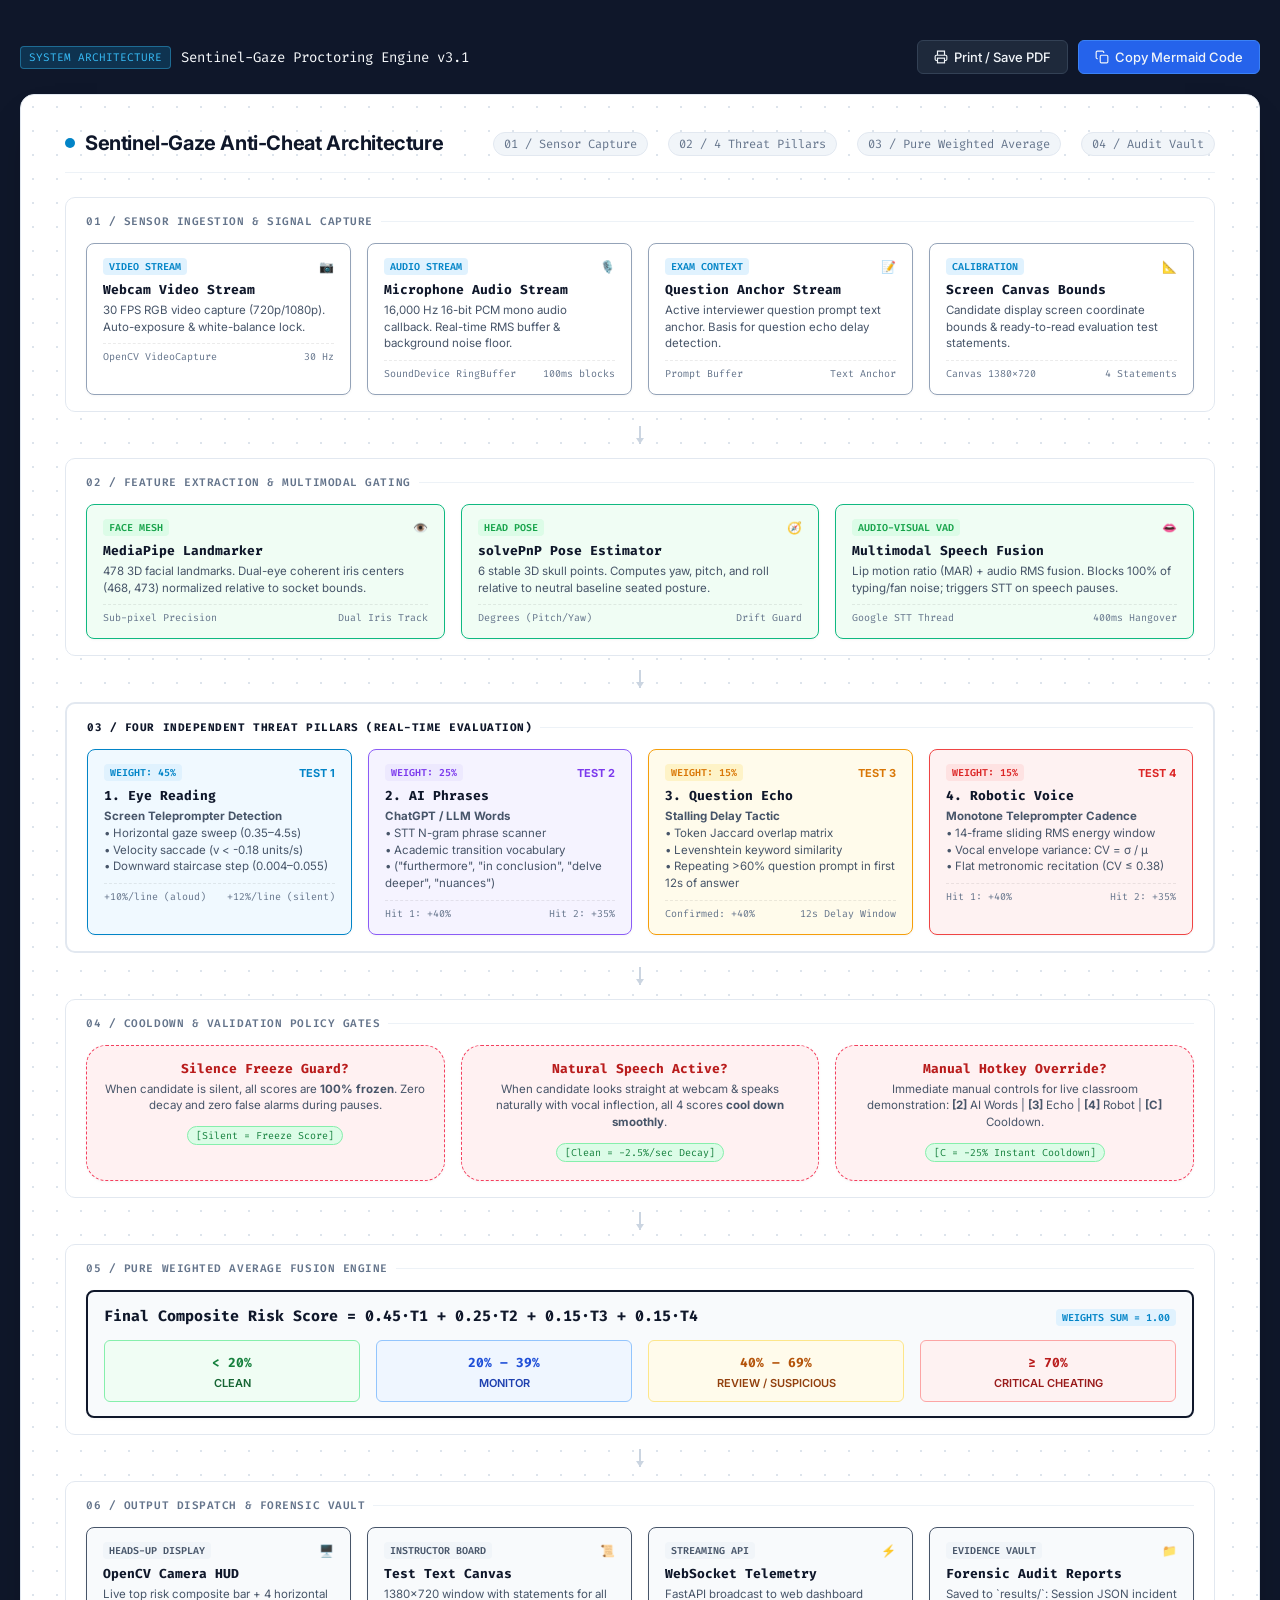
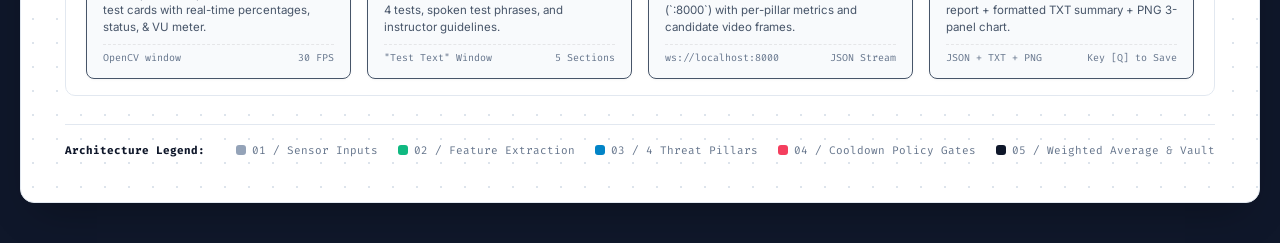
<file: architecture_diagram.html>
<!DOCTYPE html>
<html lang="en">
<head>
  <meta charset="UTF-8">
  <meta name="viewport" content="width=device-width, initial-scale=1.0">
  <title>Sentinel-Gaze Proctoring System — Master Architecture Diagram</title>
  <link rel="preconnect" href="https://fonts.googleapis.com">
  <link rel="preconnect" href="https://fonts.gstatic.com" crossorigin>
  <link href="https://fonts.googleapis.com/css2?family=Fira+Code:wght@400;500;600;700&family=Inter:wght@400;500;600;700;800&display=swap" rel="stylesheet">
  <style>
    * {
      box-sizing: border-box;
      margin: 0;
      padding: 0;
    }
    body {
      background-color: #0f172a;
      font-family: 'Inter', -apple-system, BlinkMacSystemFont, sans-serif;
      color: #1e293b;
      display: flex;
      flex-direction: column;
      align-items: center;
      padding: 40px 20px;
      min-height: 100vh;
    }

    .top-toolbar {
      width: 100%;
      max-width: 1320px;
      display: flex;
      justify-content: space-between;
      align-items: center;
      margin-bottom: 20px;
    }
    .toolbar-title {
      color: #f8fafc;
      font-size: 14px;
      font-family: 'Fira Code', monospace;
      display: flex;
      align-items: center;
      gap: 10px;
    }
    .toolbar-title .badge {
      background: rgba(14, 165, 233, 0.2);
      color: #38bdf8;
      border: 1px solid rgba(56, 189, 248, 0.4);
      padding: 3px 8px;
      border-radius: 4px;
      font-size: 11px;
    }
    .btn-group {
      display: flex;
      gap: 10px;
    }
    .btn {
      background: #1e293b;
      border: 1px solid #334155;
      color: #f1f5f9;
      padding: 8px 16px;
      border-radius: 6px;
      font-size: 13px;
      font-weight: 500;
      cursor: pointer;
      display: flex;
      align-items: center;
      gap: 6px;
      transition: all 0.15s ease;
      font-family: 'Inter', sans-serif;
    }
    .btn:hover {
      background: #334155;
      border-color: #475569;
    }
    .btn-primary {
      background: #2563eb;
      border-color: #3b82f6;
    }
    .btn-primary:hover {
      background: #1d4ed8;
    }

    /* Diagram Canvas Container (resembling Eraser.io canvas) */
    .canvas-container {
      width: 100%;
      max-width: 1320px;
      background-color: #ffffff;
      border-radius: 14px;
      border: 1px solid #e2e8f0;
      box-shadow: 0 20px 40px -15px rgba(0,0,0,0.3);
      position: relative;
      overflow: hidden;
      padding: 36px 44px 44px 44px;
    }

    /* Dot grid background pattern */
    .canvas-container::before {
      content: "";
      position: absolute;
      top: 0; left: 0; right: 0; bottom: 0;
      background-image: radial-gradient(#cbd5e1 1.2px, transparent 1.2px);
      background-size: 24px 24px;
      opacity: 0.65;
      pointer-events: none;
      z-index: 0;
    }

    .diagram-content {
      position: relative;
      z-index: 1;
    }

    /* Header in diagram */
    .diagram-header {
      display: flex;
      align-items: baseline;
      gap: 12px;
      margin-bottom: 24px;
      border-bottom: 1px solid #edf2f7;
      padding-bottom: 16px;
    }
    .diagram-title {
      font-size: 20px;
      font-weight: 700;
      color: #0f172a;
      display: flex;
      align-items: center;
      gap: 10px;
      font-family: 'Inter', sans-serif;
      letter-spacing: -0.02em;
    }
    .diagram-title .bullet {
      width: 10px;
      height: 10px;
      background: #0284c7;
      border-radius: 50%;
      display: inline-block;
    }
    .diagram-subtitle-track {
      font-family: 'Fira Code', monospace;
      font-size: 12px;
      color: #64748b;
      margin-left: auto;
      display: flex;
      gap: 20px;
    }
    .diagram-subtitle-track span {
      background: #f1f5f9;
      padding: 3px 10px;
      border-radius: 20px;
      border: 1px solid #e2e8f0;
    }

    /* Section / Swimlane container */
    .swimlane {
      border: 1px solid #e2e8f0;
      background: rgba(255, 255, 255, 0.85);
      backdrop-filter: blur(4px);
      border-radius: 10px;
      padding: 16px 20px;
      margin-bottom: 24px;
      position: relative;
    }
    .swimlane-label {
      font-family: 'Fira Code', monospace;
      font-size: 11px;
      font-weight: 600;
      color: #64748b;
      text-transform: uppercase;
      letter-spacing: 0.05em;
      margin-bottom: 14px;
      display: flex;
      align-items: center;
      gap: 8px;
    }
    .swimlane-label::after {
      content: "";
      flex: 1;
      height: 1px;
      background: #edf2f7;
    }

    /* Grid Layouts */
    .grid-4 {
      display: grid;
      grid-template-columns: repeat(4, 1fr);
      gap: 16px;
    }
    .grid-3 {
      display: grid;
      grid-template-columns: repeat(3, 1fr);
      gap: 16px;
    }
    .grid-2 {
      display: grid;
      grid-template-columns: repeat(2, 1fr);
      gap: 16px;
    }

    /* Cards */
    .card {
      background: #ffffff;
      border-radius: 8px;
      padding: 14px 16px;
      box-shadow: 0 1px 3px rgba(0,0,0,0.04);
      transition: transform 0.15s ease, box-shadow 0.15s ease;
      position: relative;
    }
    .card:hover {
      transform: translateY(-2px);
      box-shadow: 0 4px 12px rgba(0,0,0,0.08);
    }

    /* Color styles for cards */
    .card-input {
      border: 1px solid #94a3b8;
    }
    .card-process {
      border: 1px solid #10b981;
      background: #f0fdf4;
    }
    .card-pillar-1 {
      border: 1.5px solid #0284c7;
      background: #f0f9ff;
    }
    .card-pillar-2 {
      border: 1.5px solid #8b5cf6;
      background: #f5f3ff;
    }
    .card-pillar-3 {
      border: 1.5px solid #f59e0b;
      background: #fffbeb;
    }
    .card-pillar-4 {
      border: 1.5px solid #ef4444;
      background: #fef2f2;
    }
    .card-gate {
      border: 1.5px dashed #f43f5e;
      background: #fff1f2;
      border-radius: 20px;
      text-align: center;
    }
    .card-fusion {
      border: 2px solid #0f172a;
      background: #f8fafc;
    }
    .card-output {
      border: 1px solid #475569;
      background: #f8fafc;
    }

    .card-header {
      display: flex;
      align-items: center;
      justify-content: space-between;
      margin-bottom: 6px;
    }
    .card-tag {
      font-family: 'Fira Code', monospace;
      font-size: 10px;
      font-weight: 600;
      padding: 2px 6px;
      border-radius: 4px;
      text-transform: uppercase;
    }
    .tag-blue { background: #e0f2fe; color: #0284c7; }
    .tag-purple { background: #ede9fe; color: #7c3aed; }
    .tag-amber { background: #fef3c7; color: #d97706; }
    .tag-red { background: #fee2e2; color: #dc2626; }
    .tag-green { background: #dcfce7; color: #16a34a; }
    .tag-gray { background: #f1f5f9; color: #475569; }

    .card-title {
      font-size: 13px;
      font-weight: 700;
      color: #0f172a;
      margin-bottom: 4px;
      font-family: 'Fira Code', monospace;
    }
    .card-body {
      font-size: 11.5px;
      color: #475569;
      line-height: 1.45;
    }
    .card-meta {
      margin-top: 8px;
      padding-top: 6px;
      border-top: 1px dashed rgba(0,0,0,0.08);
      font-family: 'Fira Code', monospace;
      font-size: 10px;
      color: #64748b;
      display: flex;
      justify-content: space-between;
    }

    /* Connectors & routing indicators */
    .connector-row {
      display: flex;
      justify-content: center;
      align-items: center;
      margin: -10px 0 14px 0;
      gap: 8px;
      color: #94a3b8;
      font-family: 'Fira Code', monospace;
      font-size: 11px;
    }
    .arrow-down {
      width: 2px;
      height: 18px;
      background: #cbd5e1;
      position: relative;
    }
    .arrow-down::after {
      content: "";
      position: absolute;
      bottom: 0;
      left: -3px;
      width: 0;
      height: 0;
      border-left: 4px solid transparent;
      border-right: 4px solid transparent;
      border-top: 6px solid #cbd5e1;
    }

    /* Decision gate badges */
    .gate-badge {
      display: inline-block;
      font-family: 'Fira Code', monospace;
      font-size: 10px;
      padding: 2px 8px;
      border-radius: 12px;
      margin: 4px 2px;
    }
    .gate-yes {
      background: #dcfce7;
      color: #15803d;
      border: 1px solid #86efac;
    }
    .gate-no {
      background: #fee2e2;
      color: #b91c1c;
      border: 1px solid #fca5a5;
    }

    /* Legend */
    .legend-bar {
      margin-top: 28px;
      padding-top: 18px;
      border-top: 1px solid #e2e8f0;
      display: flex;
      align-items: center;
      justify-content: space-between;
      font-family: 'Fira Code', monospace;
      font-size: 11px;
      color: #64748b;
    }
    .legend-items {
      display: flex;
      gap: 20px;
    }
    .legend-item {
      display: flex;
      align-items: center;
      gap: 6px;
    }
    .legend-dot {
      width: 10px;
      height: 10px;
      border-radius: 3px;
    }
  </style>
</head>
<body>

  <!-- Top Toolbar -->
  <div class="top-toolbar">
    <div class="toolbar-title">
      <span class="badge">SYSTEM ARCHITECTURE</span>
      <span>Sentinel-Gaze Proctoring Engine v3.1</span>
    </div>
    <div class="btn-group">
      <button class="btn" onclick="window.print()">
        <svg width="14" height="14" viewBox="0 0 24 24" fill="none" stroke="currentColor" stroke-width="2"><path d="M6 9V2h12v7M6 18H4a2 2 0 01-2-2v-5a2 2 0 012-2h16a2 2 0 012 2v5a2 2 0 01-2 2h-2"/><rect x="6" y="14" width="12" height="8"/></svg>
        Print / Save PDF
      </button>
      <button class="btn btn-primary" onclick="copyMermaidCode()">
        <svg width="14" height="14" viewBox="0 0 24 24" fill="none" stroke="currentColor" stroke-width="2"><rect x="9" y="9" width="13" height="13" rx="2" ry="2"/><path d="M5 15H4a2 2 0 01-2-2V4a2 2 0 012-2h9a2 2 0 012 2v1"/></svg>
        Copy Mermaid Code
      </button>
    </div>
  </div>

  <!-- Main Canvas Diagram Container -->
  <div class="canvas-container" id="diagram-canvas">
    <div class="diagram-content">
      
      <!-- Header -->
      <div class="diagram-header">
        <h1 class="diagram-title">
          <span class="bullet"></span>
          Sentinel-Gaze Anti-Cheat Architecture
        </h1>
        <div class="diagram-subtitle-track">
          <span>01 / Sensor Capture</span>
          <span>02 / 4 Threat Pillars</span>
          <span>03 / Pure Weighted Average</span>
          <span>04 / Audit Vault</span>
        </div>
      </div>

      <!-- 01 / Sensor Ingestion & Raw Capture -->
      <div class="swimlane">
        <div class="swimlane-label">01 / Sensor Ingestion & Signal Capture</div>
        <div class="grid-4">
          
          <div class="card card-input">
            <div class="card-header">
              <span class="card-tag tag-blue">VIDEO STREAM</span>
              <span style="font-size:12px;">📷</span>
            </div>
            <div class="card-title">Webcam Video Stream</div>
            <div class="card-body">30 FPS RGB video capture (720p/1080p). Auto-exposure & white-balance lock.</div>
            <div class="card-meta">
              <span>OpenCV VideoCapture</span>
              <span>30 Hz</span>
            </div>
          </div>

          <div class="card card-input">
            <div class="card-header">
              <span class="card-tag tag-blue">AUDIO STREAM</span>
              <span style="font-size:12px;">🎙️</span>
            </div>
            <div class="card-title">Microphone Audio Stream</div>
            <div class="card-body">16,000 Hz 16-bit PCM mono audio callback. Real-time RMS buffer & background noise floor.</div>
            <div class="card-meta">
              <span>SoundDevice RingBuffer</span>
              <span>100ms blocks</span>
            </div>
          </div>

          <div class="card card-input">
            <div class="card-header">
              <span class="card-tag tag-blue">EXAM CONTEXT</span>
              <span style="font-size:12px;">📝</span>
            </div>
            <div class="card-title">Question Anchor Stream</div>
            <div class="card-body">Active interviewer question prompt text anchor. Basis for question echo delay detection.</div>
            <div class="card-meta">
              <span>Prompt Buffer</span>
              <span>Text Anchor</span>
            </div>
          </div>

          <div class="card card-input">
            <div class="card-header">
              <span class="card-tag tag-blue">CALIBRATION</span>
              <span style="font-size:12px;">📐</span>
            </div>
            <div class="card-title">Screen Canvas Bounds</div>
            <div class="card-body">Candidate display screen coordinate bounds & ready-to-read evaluation test statements.</div>
            <div class="card-meta">
              <span>Canvas 1380x720</span>
              <span>4 Statements</span>
            </div>
          </div>

        </div>
      </div>

      <!-- Arrow -->
      <div class="connector-row"><div class="arrow-down"></div></div>

      <!-- 02 / Signal Processing & Multimodal Fusion -->
      <div class="swimlane">
        <div class="swimlane-label">02 / Feature Extraction & Multimodal Gating</div>
        <div class="grid-3">
          
          <div class="card card-process">
            <div class="card-header">
              <span class="card-tag tag-green">FACE MESH</span>
              <span style="font-size:12px;">👁️</span>
            </div>
            <div class="card-title">MediaPipe Landmarker</div>
            <div class="card-body">478 3D facial landmarks. Dual-eye coherent iris centers (468, 473) normalized relative to socket bounds.</div>
            <div class="card-meta">
              <span>Sub-pixel Precision</span>
              <span>Dual Iris Track</span>
            </div>
          </div>

          <div class="card card-process">
            <div class="card-header">
              <span class="card-tag tag-green">HEAD POSE</span>
              <span style="font-size:12px;">🧭</span>
            </div>
            <div class="card-title">solvePnP Pose Estimator</div>
            <div class="card-body">6 stable 3D skull points. Computes yaw, pitch, and roll relative to neutral baseline seated posture.</div>
            <div class="card-meta">
              <span>Degrees (Pitch/Yaw)</span>
              <span>Drift Guard</span>
            </div>
          </div>

          <div class="card card-process">
            <div class="card-header">
              <span class="card-tag tag-green">AUDIO-VISUAL VAD</span>
              <span style="font-size:12px;">👄</span>
            </div>
            <div class="card-title">Multimodal Speech Fusion</div>
            <div class="card-body">Lip motion ratio (MAR) + audio RMS fusion. Blocks 100% of typing/fan noise; triggers STT on speech pauses.</div>
            <div class="card-meta">
              <span>Google STT Thread</span>
              <span>400ms Hangover</span>
            </div>
          </div>

        </div>
      </div>

      <!-- Arrow -->
      <div class="connector-row"><div class="arrow-down"></div></div>

      <!-- 03 / Four Independent Threat Pillars -->
      <div class="swimlane" style="border-width: 2px;">
        <div class="swimlane-label" style="color: #0f172a; font-weight: 700;">03 / Four Independent Threat Pillars (Real-Time Evaluation)</div>
        <div class="grid-4">
          
          <!-- Pillar 1 -->
          <div class="card card-pillar-1">
            <div class="card-header">
              <span class="card-tag tag-blue">WEIGHT: 45%</span>
              <span style="font-size:11px; font-weight: 700; color:#0284c7;">TEST 1</span>
            </div>
            <div class="card-title">1. Eye Reading</div>
            <div class="card-body">
              <strong>Screen Teleprompter Detection</strong><br>
              • Horizontal gaze sweep (0.35–4.5s)<br>
              • Velocity saccade (v &lt; -0.18 units/s)<br>
              • Downward staircase step (0.004–0.055)
            </div>
            <div class="card-meta">
              <span>+10%/line (aloud)</span>
              <span>+12%/line (silent)</span>
            </div>
          </div>

          <!-- Pillar 2 -->
          <div class="card card-pillar-2">
            <div class="card-header">
              <span class="card-tag tag-purple">WEIGHT: 25%</span>
              <span style="font-size:11px; font-weight: 700; color:#7c3aed;">TEST 2</span>
            </div>
            <div class="card-title">2. AI Phrases</div>
            <div class="card-body">
              <strong>ChatGPT / LLM Words</strong><br>
              • STT N-gram phrase scanner<br>
              • Academic transition vocabulary<br>
              • ("furthermore", "in conclusion", "delve deeper", "nuances")
            </div>
            <div class="card-meta">
              <span>Hit 1: +40%</span>
              <span>Hit 2: +35%</span>
            </div>
          </div>

          <!-- Pillar 3 -->
          <div class="card card-pillar-3">
            <div class="card-header">
              <span class="card-tag tag-amber">WEIGHT: 15%</span>
              <span style="font-size:11px; font-weight: 700; color:#d97706;">TEST 3</span>
            </div>
            <div class="card-title">3. Question Echo</div>
            <div class="card-body">
              <strong>Stalling Delay Tactic</strong><br>
              • Token Jaccard overlap matrix<br>
              • Levenshtein keyword similarity<br>
              • Repeating &gt;60% question prompt in first 12s of answer
            </div>
            <div class="card-meta">
              <span>Confirmed: +40%</span>
              <span>12s Delay Window</span>
            </div>
          </div>

          <!-- Pillar 4 -->
          <div class="card card-pillar-4">
            <div class="card-header">
              <span class="card-tag tag-red">WEIGHT: 15%</span>
              <span style="font-size:11px; font-weight: 700; color:#dc2626;">TEST 4</span>
            </div>
            <div class="card-title">4. Robotic Voice</div>
            <div class="card-body">
              <strong>Monotone Teleprompter Cadence</strong><br>
              • 14-frame sliding RMS energy window<br>
              • Vocal envelope variance: CV = &sigma; / &mu;<br>
              • Flat metronomic recitation (CV &le; 0.38)
            </div>
            <div class="card-meta">
              <span>Hit 1: +40%</span>
              <span>Hit 2: +35%</span>
            </div>
          </div>

        </div>
      </div>

      <!-- Arrow -->
      <div class="connector-row"><div class="arrow-down"></div></div>

      <!-- 04 / Cooldown & Validation Policy Gates -->
      <div class="swimlane">
        <div class="swimlane-label">04 / Cooldown & Validation Policy Gates</div>
        <div class="grid-3">
          
          <div class="card card-gate">
            <div class="card-title" style="color: #b91c1c;">Silence Freeze Guard?</div>
            <div class="card-body">When candidate is silent, all scores are <strong>100% frozen</strong>. Zero decay and zero false alarms during pauses.</div>
            <div style="margin-top:8px;">
              <span class="gate-badge gate-yes">[Silent = Freeze Score]</span>
            </div>
          </div>

          <div class="card card-gate">
            <div class="card-title" style="color: #b91c1c;">Natural Speech Active?</div>
            <div class="card-body">When candidate looks straight at webcam & speaks naturally with vocal inflection, all 4 scores <strong>cool down smoothly</strong>.</div>
            <div style="margin-top:8px;">
              <span class="gate-badge gate-yes">[Clean = -2.5%/sec Decay]</span>
            </div>
          </div>

          <div class="card card-gate">
            <div class="card-title" style="color: #b91c1c;">Manual Hotkey Override?</div>
            <div class="card-body">Immediate manual controls for live classroom demonstration: <strong>[2]</strong> AI Words | <strong>[3]</strong> Echo | <strong>[4]</strong> Robot | <strong>[C]</strong> Cooldown.</div>
            <div style="margin-top:8px;">
              <span class="gate-badge gate-yes">[C = -25% Instant Cooldown]</span>
            </div>
          </div>

        </div>
      </div>

      <!-- Arrow -->
      <div class="connector-row"><div class="arrow-down"></div></div>

      <!-- 05 / Pure Weighted Average Aggregator -->
      <div class="swimlane">
        <div class="swimlane-label">05 / Pure Weighted Average Fusion Engine</div>
        <div class="card card-fusion">
          <div style="display:flex; justify-content:space-between; align-items:center; margin-bottom: 10px;">
            <div class="card-title" style="font-size: 15px;">Final Composite Risk Score = 0.45·T1 + 0.25·T2 + 0.15·T3 + 0.15·T4</div>
            <span class="card-tag tag-blue">WEIGHTS SUM = 1.00</span>
          </div>
          <div class="grid-4" style="text-align: center; margin-top: 10px;">
            <div style="background:#f0fdf4; border:1px solid #86efac; border-radius:6px; padding:10px;">
              <strong style="color:#15803d; font-size:13px; font-family:'Fira Code',monospace;">&lt; 20%</strong><br>
              <span style="font-size:11px; color:#166534; font-weight:600;">CLEAN</span>
            </div>
            <div style="background:#eff6ff; border:1px solid #93c5fd; border-radius:6px; padding:10px;">
              <strong style="color:#1d4ed8; font-size:13px; font-family:'Fira Code',monospace;">20% – 39%</strong><br>
              <span style="font-size:11px; color:#1e40af; font-weight:600;">MONITOR</span>
            </div>
            <div style="background:#fffbeb; border:1px solid #fde68a; border-radius:6px; padding:10px;">
              <strong style="color:#b45309; font-size:13px; font-family:'Fira Code',monospace;">40% – 69%</strong><br>
              <span style="font-size:11px; color:#92400e; font-weight:600;">REVIEW / SUSPICIOUS</span>
            </div>
            <div style="background:#fef2f2; border:1px solid #fca5a5; border-radius:6px; padding:10px;">
              <strong style="color:#b91c1c; font-size:13px; font-family:'Fira Code',monospace;">&ge; 70%</strong><br>
              <span style="font-size:11px; color:#991b1b; font-weight:600;">CRITICAL CHEATING</span>
            </div>
          </div>
        </div>
      </div>

      <!-- Arrow -->
      <div class="connector-row"><div class="arrow-down"></div></div>

      <!-- 06 / Real-time Dispatch & Forensic Vault -->
      <div class="swimlane" style="margin-bottom: 0;">
        <div class="swimlane-label">06 / Output Dispatch & Forensic Vault</div>
        <div class="grid-4">
          
          <div class="card card-output">
            <div class="card-header">
              <span class="card-tag tag-gray">HEADS-UP DISPLAY</span>
              <span style="font-size:12px;">🖥️</span>
            </div>
            <div class="card-title">OpenCV Camera HUD</div>
            <div class="card-body">Live top risk composite bar + 4 horizontal test cards with real-time percentages, status, & VU meter.</div>
            <div class="card-meta">
              <span>OpenCV window</span>
              <span>30 FPS</span>
            </div>
          </div>

          <div class="card card-output">
            <div class="card-header">
              <span class="card-tag tag-gray">INSTRUCTOR BOARD</span>
              <span style="font-size:12px;">📜</span>
            </div>
            <div class="card-title">Test Text Canvas</div>
            <div class="card-body">1380x720 window with statements for all 4 tests, spoken test phrases, and instructor guidelines.</div>
            <div class="card-meta">
              <span>"Test Text" Window</span>
              <span>5 Sections</span>
            </div>
          </div>

          <div class="card card-output">
            <div class="card-header">
              <span class="card-tag tag-gray">STREAMING API</span>
              <span style="font-size:12px;">⚡</span>
            </div>
            <div class="card-title">WebSocket Telemetry</div>
            <div class="card-body">FastAPI broadcast to web dashboard (`:8000`) with per-pillar metrics and candidate video frames.</div>
            <div class="card-meta">
              <span>ws://localhost:8000</span>
              <span>JSON Stream</span>
            </div>
          </div>

          <div class="card card-output">
            <div class="card-header">
              <span class="card-tag tag-gray">EVIDENCE VAULT</span>
              <span style="font-size:12px;">📁</span>
            </div>
            <div class="card-title">Forensic Audit Reports</div>
            <div class="card-body">Saved to `results/`: Session JSON incident report + formatted TXT summary + PNG 3-panel chart.</div>
            <div class="card-meta">
              <span>JSON + TXT + PNG</span>
              <span>Key [Q] to Save</span>
            </div>
          </div>

        </div>
      </div>

      <!-- Legend -->
      <div class="legend-bar">
        <div style="font-weight: 700; color: #0f172a;">Architecture Legend:</div>
        <div class="legend-items">
          <div class="legend-item">
            <div class="legend-dot" style="background: #94a3b8;"></div>
            <span>01 / Sensor Inputs</span>
          </div>
          <div class="legend-item">
            <div class="legend-dot" style="background: #10b981;"></div>
            <span>02 / Feature Extraction</span>
          </div>
          <div class="legend-item">
            <div class="legend-dot" style="background: #0284c7;"></div>
            <span>03 / 4 Threat Pillars</span>
          </div>
          <div class="legend-item">
            <div class="legend-dot" style="background: #f43f5e;"></div>
            <span>04 / Cooldown Policy Gates</span>
          </div>
          <div class="legend-item">
            <div class="legend-dot" style="background: #0f172a;"></div>
            <span>05 / Weighted Average & Vault</span>
          </div>
        </div>
      </div>

    </div>
  </div>

  <script>
    function copyMermaidCode() {
      const code = `flowchart TD
    subgraph S1 ["01 / Sensor Ingestion & Signal Capture"]
        Cam["Webcam Video Stream<br/>(30 FPS RGB 720p/1080p)"]
        Mic["Microphone Audio Stream<br/>(16kHz 16-bit Mono PCM)"]
        Prompt["Question Anchor Stream<br/>(Interviewer Text Prompt)"]
        Canvas["Screen Canvas Bounds<br/>(Test Statements & Rules)"]
    end

    subgraph S2 ["02 / Feature Extraction & Multimodal Gating"]
        MP["MediaPipe Face Landmarker<br/>(478 3D Points & Dual Iris 468/473)"]
        PnP["solvePnP Pose Estimator<br/>(Neutral Baseline Yaw & Pitch)"]
        VAD["Multimodal Audio-Visual VAD<br/>(Lip Motion MAR + Audio RMS Fusion)"]
    end

    subgraph S3 ["03 / Four Independent Threat Pillars"]
        P1["TEST 1: EYE READING (45%)<br/>(Sweep + Saccade v<-0.18 + Staircase)"]
        P2["TEST 2: AI PHRASES (25%)<br/>(Google STT + LLM N-gram Lexicon)"]
        P3["TEST 3: QUESTION ECHO (15%)<br/>(Jaccard/Levenshtein Overlap > 60%)"]
        P4["TEST 4: ROBOTIC VOICE (15%)<br/>(14-frame Sliding RMS CV <= 0.38)"]
    end

    subgraph S4 ["04 / Cooldown & Validation Policy Gates"]
        G1{"Silence Lock?<br/>(Zero decay when silent)"}
        G2{"Natural Speaking?<br/>(-2.5%/sec smooth decay)"}
        G3{"Manual Hotkey Override?<br/>([2], [3], [4], [C])"}
    end

    subgraph S5 ["05 / Pure Weighted Average Fusion Engine"]
        Calc["Final Risk Score = 0.45*T1 + 0.25*T2 + 0.15*T3 + 0.15*T4"]
        Verdicts["Severity Classifier: Clean (<20%) | Monitor (20-39%) | Review (40-69%) | Critical (>=70%)"]
    end

    subgraph S6 ["06 / Output Dispatch & Forensic Vault"]
        HUD["OpenCV Camera Window HUD<br/>(Top Risk Bar + 4 Metric Cards)"]
        Board["Test Text OpenCV Canvas<br/>(1380x720 5-Section Board)"]
        WS["FastAPI WebSocket Stream<br/>(JSON Telemetry on :8000)"]
        Vault["Forensic Vault Storage<br/>(results/ JSON + TXT + PNG)"]
    end

    Cam --> MP & PnP
    Mic --> VAD
    MP & PnP --> P1
    VAD --> P2
    Prompt & VAD --> P3
    Mic & VAD --> P4

    P1 & P2 & P3 & P4 --> G1 & G2 & G3
    G1 & G2 & G3 --> Calc
    Calc --> Verdicts
    Verdicts --> HUD & Board & WS & Vault`;

      navigator.clipboard.writeText(code).then(() => {
        alert("Mermaid Architecture Diagram code copied to clipboard!");
      });
    }
  </script>
</body>
</html>
</file>
